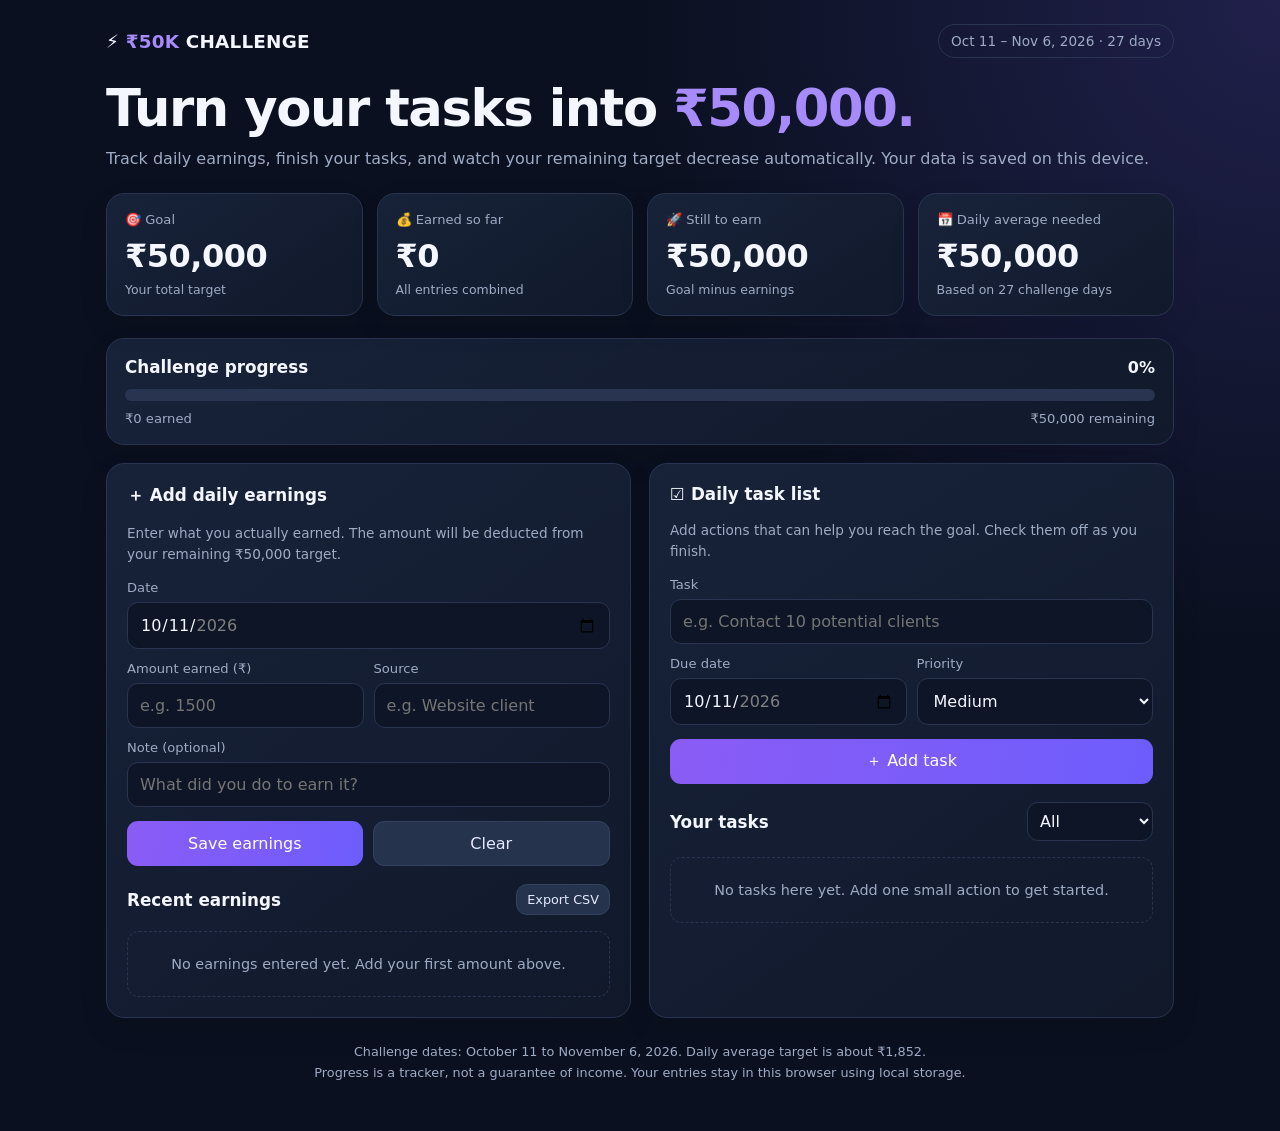
<file: 50k_challenge_todo.html>
<!DOCTYPE html>
<html lang="en">
<head>
<meta charset="UTF-8">
<meta name="viewport" content="width=device-width, initial-scale=1.0">
<title>₹50K Challenge — Daily Planner</title>
<style>
:root{--bg:#0b1020;--panel:#131b2e;--panel2:#18233a;--text:#f4f7ff;--muted:#9eabc4;--accent:#8b5cf6;--accent2:#22d3a6;--danger:#fb7185;--line:#293550}
*{box-sizing:border-box}body{margin:0;background:radial-gradient(circle at top right,#20204b 0,#0b1020 38%);color:var(--text);font-family:Inter,system-ui,-apple-system,Segoe UI,Roboto,Arial,sans-serif;min-height:100vh}
.wrap{max-width:1100px;margin:auto;padding:24px 16px 48px}.top{display:flex;justify-content:space-between;align-items:center;gap:14px;flex-wrap:wrap;margin-bottom:24px}.brand{font-weight:800;font-size:1.15rem;letter-spacing:.2px}.brand span{color:#a78bfa}.pill{border:1px solid var(--line);border-radius:999px;padding:8px 12px;color:var(--muted);font-size:.85rem}
h1{font-size:clamp(1.8rem,5vw,3.2rem);line-height:1.05;margin:0 0 10px;letter-spacing:-1.4px}.hero p{color:var(--muted);margin:0 0 22px;line-height:1.6}.hero strong{color:#ddd6fe}
.grid{display:grid;grid-template-columns:repeat(4,minmax(0,1fr));gap:14px;margin:22px 0}.card,.panel{background:linear-gradient(145deg,rgba(24,35,58,.96),rgba(17,25,43,.96));border:1px solid var(--line);border-radius:18px;padding:18px;box-shadow:0 12px 30px #00000016}.metric-label{font-size:.82rem;color:var(--muted);margin-bottom:10px}.metric{font-size:clamp(1.35rem,3vw,2rem);font-weight:800;letter-spacing:-.5px}.metric-sub{font-size:.78rem;color:var(--muted);margin-top:7px}.progress-card{margin-bottom:18px}.progress-head{display:flex;justify-content:space-between;gap:10px;align-items:center;margin-bottom:12px}.progress-head h2,.panel h2{font-size:1.05rem;margin:0}.progress-track{height:12px;border-radius:99px;background:#293550;overflow:hidden}.progress-fill{height:100%;width:0;background:linear-gradient(90deg,var(--accent),var(--accent2));border-radius:99px;transition:width .3s}.progress-foot{display:flex;justify-content:space-between;gap:12px;color:var(--muted);font-size:.82rem;margin-top:10px}
.columns{display:grid;grid-template-columns:1fr 1fr;gap:18px}.panel{padding:20px}.panel-head{display:flex;justify-content:space-between;align-items:center;gap:12px;margin-bottom:16px}.hint{color:var(--muted);font-size:.85rem;line-height:1.5;margin:8px 0 16px}
label{display:block;font-size:.82rem;color:var(--muted);margin:12px 0 7px}input,select,textarea{width:100%;border:1px solid var(--line);background:#0d1527;color:var(--text);padding:12px;border-radius:11px;font:inherit;outline:none}input:focus,select:focus,textarea:focus{border-color:var(--accent)}.row{display:grid;grid-template-columns:1fr 1fr;gap:10px}.btn{border:0;border-radius:11px;padding:12px 15px;background:linear-gradient(100deg,var(--accent),#6d5dfc);color:white;font-weight:750;font:inherit;cursor:pointer;transition:transform .15s,opacity .15s}.btn:hover{transform:translateY(-1px)}.btn:active{transform:scale(.98)}.btn.secondary{background:#26334d;color:#e5eaff;border:1px solid #34425f}.btn.danger{background:#3b1e31;color:#fecdd3;border:1px solid #6a2b45}.btn.small{padding:7px 10px;font-size:.8rem}.form-actions{display:flex;gap:10px;margin-top:14px}.form-actions .btn{flex:1}
.list{display:flex;flex-direction:column;gap:9px}.item{display:flex;align-items:center;gap:10px;padding:12px;background:#0d1527;border:1px solid var(--line);border-radius:12px}.item-main{min-width:0;flex:1}.item-title{font-weight:650;overflow-wrap:anywhere}.item-meta{font-size:.78rem;color:var(--muted);margin-top:4px}.item.done .item-title{text-decoration:line-through;color:var(--muted)}.check{width:19px;height:19px;accent-color:var(--accent2);flex-shrink:0}.empty{color:var(--muted);text-align:center;padding:24px 8px;border:1px dashed var(--line);border-radius:12px;font-size:.9rem}.log-amount{color:var(--accent2);font-weight:800;white-space:nowrap}.section-gap{margin-top:18px}.date-title{font-weight:700}.footer{color:var(--muted);font-size:.8rem;text-align:center;margin-top:24px;line-height:1.6}
@media(max-width:760px){.grid{grid-template-columns:repeat(2,minmax(0,1fr))}.columns{grid-template-columns:1fr}.wrap{padding:18px 12px 34px}.panel{padding:16px}}
@media(max-width:380px){.row{grid-template-columns:1fr}.metric{font-size:1.35rem}}
</style>
</head>
<body>
<div class="wrap">
  <header class="top"><div class="brand">⚡ <span>₹50K</span> CHALLENGE</div><div class="pill">Oct 11 – Nov 6, 2026 · 27 days</div></header>
  <section class="hero">
    <h1>Turn your tasks into <span style="color:#a78bfa">₹50,000.</span></h1>
    <p>Track daily earnings, finish your tasks, and watch your remaining target decrease automatically. Your data is saved on this device.</p>
  </section>
  <section class="grid">
    <div class="card"><div class="metric-label">🎯 Goal</div><div class="metric" id="goalMetric">₹50,000</div><div class="metric-sub">Your total target</div></div>
    <div class="card"><div class="metric-label">💰 Earned so far</div><div class="metric" id="earnedMetric">₹0</div><div class="metric-sub">All entries combined</div></div>
    <div class="card"><div class="metric-label">🚀 Still to earn</div><div class="metric" id="remainingMetric">₹50,000</div><div class="metric-sub">Goal minus earnings</div></div>
    <div class="card"><div class="metric-label">📅 Daily average needed</div><div class="metric" id="dailyMetric">₹1,852</div><div class="metric-sub">Based on 27 challenge days</div></div>
  </section>
  <section class="card progress-card">
    <div class="progress-head"><h2>Challenge progress</h2><strong id="progressPercent">0%</strong></div>
    <div class="progress-track"><div class="progress-fill" id="progressFill"></div></div>
    <div class="progress-foot"><span id="progressEarned">₹0 earned</span><span id="progressRemaining">₹50,000 remaining</span></div>
  </section>
  <div class="columns">
    <section class="panel">
      <div class="panel-head"><h2>＋ Add daily earnings</h2></div>
      <p class="hint">Enter what you actually earned. The amount will be deducted from your remaining ₹50,000 target.</p>
      <form id="earningForm">
        <label for="earningDate">Date</label><input id="earningDate" type="date" min="2026-10-11" max="2026-11-06" required>
        <div class="row">
          <div><label for="earningAmount">Amount earned (₹)</label><input id="earningAmount" type="number" min="0.01" step="0.01" placeholder="e.g. 1500" required></div>
          <div><label for="earningSource">Source</label><input id="earningSource" type="text" placeholder="e.g. Website client"></div>
        </div>
        <label for="earningNote">Note (optional)</label><input id="earningNote" type="text" placeholder="What did you do to earn it?">
        <div class="form-actions"><button class="btn" type="submit">Save earnings</button><button class="btn secondary" type="reset">Clear</button></div>
      </form>
      <div class="section-gap"><div class="panel-head"><h2>Recent earnings</h2><button class="btn small secondary" id="exportBtn" type="button">Export CSV</button></div><div class="list" id="earningsList"></div></div>
    </section>
    <section class="panel">
      <div class="panel-head"><h2>☑ Daily task list</h2></div>
      <p class="hint">Add actions that can help you reach the goal. Check them off as you finish.</p>
      <form id="taskForm">
        <label for="taskTitle">Task</label><input id="taskTitle" type="text" placeholder="e.g. Contact 10 potential clients" required>
        <div class="row">
          <div><label for="taskDate">Due date</label><input id="taskDate" type="date" min="2026-10-11" max="2026-11-06" required></div>
          <div><label for="taskPriority">Priority</label><select id="taskPriority"><option>High</option><option selected>Medium</option><option>Low</option></select></div>
        </div>
        <div class="form-actions"><button class="btn" type="submit">＋ Add task</button></div>
      </form>
      <div class="section-gap"><div class="panel-head"><h2>Your tasks</h2><select id="taskFilter" style="width:auto;padding:8px"><option value="all">All</option><option value="open">To do</option><option value="done">Completed</option></select></div><div class="list" id="tasksList"></div></div>
    </section>
  </div>
  <div class="footer">Challenge dates: October 11 to November 6, 2026. Daily average target is about ₹1,852.<br>Progress is a tracker, not a guarantee of income. Your entries stay in this browser using local storage.</div>
</div>
<script>
const GOAL=50000, START='2026-10-11', END='2026-11-06';
const $=id=>document.getElementById(id);
let data={earnings:[],tasks:[]};
try{const saved=localStorage.getItem('challenge50k_v1');if(saved)data={...data,...JSON.parse(saved)}}catch(e){}
const today=new Date(); const localDate = d => {const x=new Date(d.getTime()-d.getTimezoneOffset()*60000);return x.toISOString().slice(0,10)};
const todayStr=localDate(today);
$('earningDate').value=(todayStr>=START&&todayStr<=END)?todayStr:START;
$('taskDate').value=(todayStr>=START&&todayStr<=END)?todayStr:START;
const money=n=>'₹'+Number(n||0).toLocaleString('en-IN',{maximumFractionDigits:2,minimumFractionDigits:0});
const escapeHtml=s=>String(s??'').replace(/[&<>"']/g,c=>({'&':'&amp;','<':'&lt;','>':'&gt;','"':'&quot;',"'":'&#39;'}[c]));
function save(){localStorage.setItem('challenge50k_v1',JSON.stringify(data));render()}
function render(){
 const earned=data.earnings.reduce((s,e)=>s+Number(e.amount),0), remaining=Math.max(0,GOAL-earned), pct=Math.min(100,earned/GOAL*100);
 $('earnedMetric').textContent=money(earned);$('remainingMetric').textContent=money(remaining);$('progressPercent').textContent=Math.round(pct)+'%';$('progressFill').style.width=pct+'%';$('progressEarned').textContent=money(earned)+' earned';$('progressRemaining').textContent=money(remaining)+' remaining';
 const now=todayStr;const daysLeft=Math.max(1,Math.ceil((new Date(END+'T23:59:59')-new Date(Math.max(Date.parse(now),Date.parse(START)) ))/86400000)+1);
 $('dailyMetric').textContent=money(remaining/daysLeft);
 const earnings=[...data.earnings].sort((a,b)=>b.date.localeCompare(a.date));
 $('earningsList').innerHTML=earnings.length?earnings.map(e=>`<div class="item"><div class="item-main"><div class="item-title">${escapeHtml(e.source||'Earning')}</div><div class="item-meta">${escapeHtml(e.date)}${e.note?' · '+escapeHtml(e.note):''}</div></div><div class="log-amount">+${money(e.amount)}</div><button class="btn small danger" type="button" data-delete-earning="${e.id}" aria-label="Delete earning">×</button></div>`).join(''):'<div class="empty">No earnings entered yet. Add your first amount above.</div>';
 const filter=$('taskFilter').value;
 let tasks=[...data.tasks].sort((a,b)=>a.date.localeCompare(b.date));
 if(filter==='open')tasks=tasks.filter(t=>!t.done);if(filter==='done')tasks=tasks.filter(t=>t.done);
 $('tasksList').innerHTML=tasks.length?tasks.map(t=>`<div class="item ${t.done?'done':''}"><input class="check" type="checkbox" data-toggle-task="${t.id}" ${t.done?'checked':''} aria-label="Mark task complete"><div class="item-main"><div class="item-title">${escapeHtml(t.title)}</div><div class="item-meta">${escapeHtml(t.date)} · ${escapeHtml(t.priority)} priority</div></div><button class="btn small danger" type="button" data-delete-task="${t.id}" aria-label="Delete task">×</button></div>`).join(''):'<div class="empty">No tasks here yet. Add one small action to get started.</div>';
}
$('earningForm').addEventListener('submit',e=>{e.preventDefault();const amount=Number($('earningAmount').value);if(!(amount>0))return;data.earnings.push({id:crypto.randomUUID?crypto.randomUUID():String(Date.now()),date:$('earningDate').value,amount,source:$('earningSource').value.trim(),note:$('earningNote').value.trim()});$('earningAmount').value='';$('earningSource').value='';$('earningNote').value='';save()});
$('taskForm').addEventListener('submit',e=>{e.preventDefault();data.tasks.push({id:crypto.randomUUID?crypto.randomUUID():String(Date.now()),title:$('taskTitle').value.trim(),date:$('taskDate').value,priority:$('taskPriority').value,done:false});$('taskTitle').value='';save()});
$('taskFilter').addEventListener('change',render);
document.addEventListener('click',e=>{const de=e.target.closest('[data-delete-earning]');if(de){data.earnings=data.earnings.filter(x=>x.id!==de.dataset.deleteEarning);save();return}const dt=e.target.closest('[data-delete-task]');if(dt){data.tasks=data.tasks.filter(x=>x.id!==dt.dataset.deleteTask);save()}});
document.addEventListener('change',e=>{if(e.target.matches('[data-toggle-task]')){const t=data.tasks.find(x=>x.id===e.target.dataset.toggleTask);if(t)t.done=e.target.checked;save()}});
$('exportBtn').addEventListener('click',()=>{const rows=[['Date','Amount','Source','Note'],...data.earnings.map(e=>[e.date,e.amount,e.source,e.note])];const csv=rows.map(r=>r.map(v=>'"'+String(v??'').replace(/"/g,'""')+'"').join(',')).join('\n');const blob=new Blob([csv],{type:'text/csv;charset=utf-8;'});const url=URL.createObjectURL(blob);const a=document.createElement('a');a.href=url;a.download='50k-challenge-earnings.csv';a.click();URL.revokeObjectURL(url)});
render();
</script>
</body>
</html>
</file>
